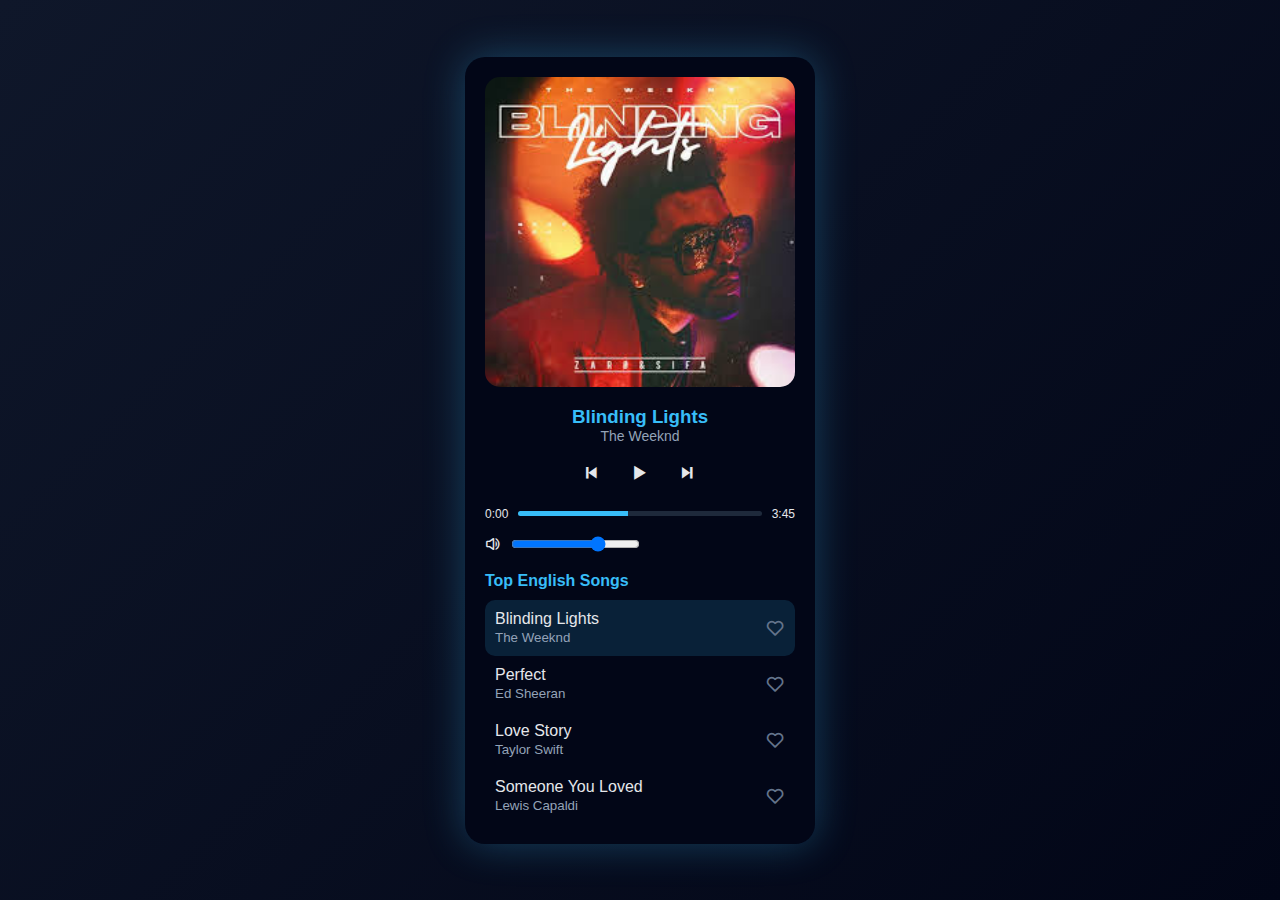
<file: index.html>
<!DOCTYPE html>
<html lang="en">
<head>
    <meta charset="UTF-8">
    <meta name="viewport" content="width=device-width, initial-scale=1.0">
    <title>Music Player UI</title>
    <link rel="stylesheet" href="style.css">
    <link href='https://unpkg.com/boxicons@2.1.4/css/boxicons.min.css' rel='stylesheet'>
</head>
<body>

<div class="music-player">


    <div class="cover">
        <img src="office.jpg" alt="Album Cover">
    </div>

    
    <div class="song-info">
        <h3 class="song-title">Blinding Lights</h3>
        <p class="artist-name">The Weeknd</p>
    </div>

    
    <div class="controls">
        <button><i class='bx bx-skip-previous'></i></button>
        <button class="play"><i class='bx bx-play'></i></button>
        <button><i class='bx bx-skip-next'></i></button>
    </div>

    <div class="progress-container">
        <span>0:00</span>
        <div class="progress-bar">
            <div class="progress"></div>
        </div>
        <span>3:45</span>
    </div>

    <div class="volume-container">
        <i class='bx bx-volume-full'></i>
        <input type="range" min="0" max="100" value="70">
    </div>

    <div class="playlist">
        <h4>Top English Songs</h4>

        <label class="song active">
            <input type="checkbox">
            <div class="song-details">
                <span>Blinding Lights</span>
                <small>The Weeknd</small>
            </div>
            <i class='bx bx-heart'></i>
        </label>

        <label class="song">
            <input type="checkbox">
            <div class="song-details">
                <span>Perfect</span>
                <small>Ed Sheeran</small>
            </div>
            <i class='bx bx-heart'></i>
        </label>

        <label class="song">
            <input type="checkbox">
            <div class="song-details">
                <span>Love Story</span>
                <small>Taylor Swift</small>
            </div>
            <i class='bx bx-heart'></i>
        </label>

        <label class="song">
            <input type="checkbox">
            <div class="song-details">
                <span>Someone You Loved</span>
                <small>Lewis Capaldi</small>
            </div>
            <i class='bx bx-heart'></i>
        </label>

    </div>

</div>

</body>
</html>
</file>
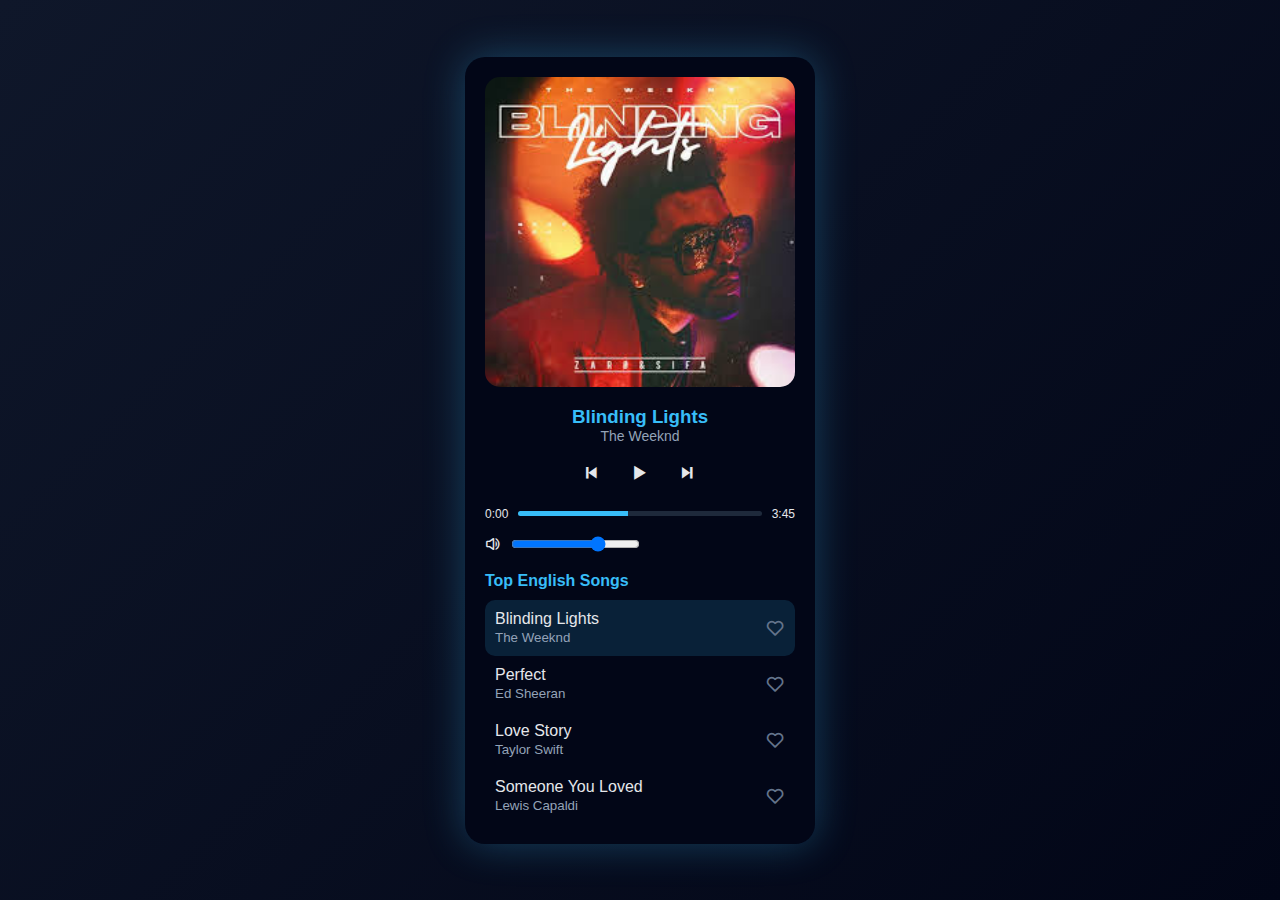
<file: player.html>
<!DOCTYPE html>
<html lang="en">
<head>
    <meta charset="UTF-8">
    <meta name="viewport" content="width=device-width, initial-scale=1.0">
    <title>Music Player UI</title>
    <link rel="stylesheet" href="player.css">
    <link href='https://unpkg.com/boxicons@2.1.4/css/boxicons.min.css' rel='stylesheet'>
</head>
<body>

<div class="music-player">


    <div class="cover">
        <img src="office.jpg" alt="Album Cover">
    </div>

    
    <div class="song-info">
        <h3 class="song-title">Blinding Lights</h3>
        <p class="artist-name">The Weeknd</p>
    </div>

    
    <div class="controls">
        <button><i class='bx bx-skip-previous'></i></button>
        <button class="play"><i class='bx bx-play'></i></button>
        <button><i class='bx bx-skip-next'></i></button>
    </div>

    <div class="progress-container">
        <span>0:00</span>
        <div class="progress-bar">
            <div class="progress"></div>
        </div>
        <span>3:45</span>
    </div>

    <div class="volume-container">
        <i class='bx bx-volume-full'></i>
        <input type="range" min="0" max="100" value="70">
    </div>

    <div class="playlist">
        <h4>Top English Songs</h4>

        <label class="song active">
            <input type="checkbox">
            <div class="song-details">
                <span>Blinding Lights</span>
                <small>The Weeknd</small>
            </div>
            <i class='bx bx-heart'></i>
        </label>

        <label class="song">
            <input type="checkbox">
            <div class="song-details">
                <span>Perfect</span>
                <small>Ed Sheeran</small>
            </div>
            <i class='bx bx-heart'></i>
        </label>

        <label class="song">
            <input type="checkbox">
            <div class="song-details">
                <span>Love Story</span>
                <small>Taylor Swift</small>
            </div>
            <i class='bx bx-heart'></i>
        </label>

        <label class="song">
            <input type="checkbox">
            <div class="song-details">
                <span>Someone You Loved</span>
                <small>Lewis Capaldi</small>
            </div>
            <i class='bx bx-heart'></i>
        </label>

    </div>

</div>

</body>
</html>
</file>
<file: style.css>
* {
    margin: 0;
    padding: 0;
    box-sizing: border-box;
    font-family: "Segoe UI", sans-serif;
}

body {
    min-height: 100vh;
    display: flex;
    justify-content: center;
    align-items: center;
    background: linear-gradient(135deg, #0f172a, #020617);
    color: #e5e7eb;
}


.music-player {
    width: 350px;
    background: #020617;
    border-radius: 20px;
    padding: 20px;
    box-shadow: 0 0 40px rgba(56,189,248,0.3);
}


.cover img {
    width: 100%;
    border-radius: 15px;
    margin-bottom: 15px;
}


.song-info {
    text-align: center;
    margin-bottom: 15px;
}

.song-title {
    color: #38bdf8;
}

.artist-name {
    font-size: 14px;
    color: #94a3b8;
}


.controls {
    display: flex;
    justify-content: center;
    gap: 20px;
    margin: 15px 0;
}

.controls button {
    background: none;
    border: none;
    font-size: 28px;
    color: #e5e7eb;
    cursor: pointer;
    transition: 0.3s;
}

.controls button:hover {
    color: #38bdf8;
    transform: scale(1.2);
}

.play {
    color: #38bdf8;
}


.progress-container {
    display: flex;
    align-items: center;
    gap: 10px;
    font-size: 12px;
}

.progress-bar {
    flex: 1;
    height: 5px;
    background: #1e293b;
    border-radius: 10px;
    overflow: hidden;
}

.progress {
    width: 45%;
    height: 100%;
    background: #38bdf8;
}


.volume-container {
    display: flex;
    align-items: center;
    gap: 10px;
    margin: 15px 0;
}


.playlist {
    margin-top: 20px;
}

.playlist h4 {
    margin-bottom: 10px;
    color: #38bdf8;
}

.song {
    display: flex;
    justify-content: space-between;
    align-items: center;
    padding: 10px;
    border-radius: 10px;
    cursor: pointer;
    transition: 0.3s;
}

.song:hover {
    background: #020617;
    box-shadow: 0 0 10px #38bdf8;
}

.song.active {
    background: rgba(56,189,248,0.15);
}

.song-details span {
    display: block;
}

.song-details small {
    color: #94a3b8;
}

.song input {
    display: none;
}

.song i {
    font-size: 20px;
    color: #64748b;
    transition: 0.3s;
}

.song input:checked + .song-details + i {
    color: #ef4444;
}
</file>
<file: player.css>
* {
    margin: 0;
    padding: 0;
    box-sizing: border-box;
    font-family: "Segoe UI", sans-serif;
}

body {
    min-height: 100vh;
    display: flex;
    justify-content: center;
    align-items: center;
    background: linear-gradient(135deg, #0f172a, #020617);
    color: #e5e7eb;
}


.music-player {
    width: 350px;
    background: #020617;
    border-radius: 20px;
    padding: 20px;
    box-shadow: 0 0 40px rgba(56,189,248,0.3);
}


.cover img {
    width: 100%;
    border-radius: 15px;
    margin-bottom: 15px;
}


.song-info {
    text-align: center;
    margin-bottom: 15px;
}

.song-title {
    color: #38bdf8;
}

.artist-name {
    font-size: 14px;
    color: #94a3b8;
}


.controls {
    display: flex;
    justify-content: center;
    gap: 20px;
    margin: 15px 0;
}

.controls button {
    background: none;
    border: none;
    font-size: 28px;
    color: #e5e7eb;
    cursor: pointer;
    transition: 0.3s;
}

.controls button:hover {
    color: #38bdf8;
    transform: scale(1.2);
}

.play {
    color: #38bdf8;
}


.progress-container {
    display: flex;
    align-items: center;
    gap: 10px;
    font-size: 12px;
}

.progress-bar {
    flex: 1;
    height: 5px;
    background: #1e293b;
    border-radius: 10px;
    overflow: hidden;
}

.progress {
    width: 45%;
    height: 100%;
    background: #38bdf8;
}


.volume-container {
    display: flex;
    align-items: center;
    gap: 10px;
    margin: 15px 0;
}


.playlist {
    margin-top: 20px;
}

.playlist h4 {
    margin-bottom: 10px;
    color: #38bdf8;
}

.song {
    display: flex;
    justify-content: space-between;
    align-items: center;
    padding: 10px;
    border-radius: 10px;
    cursor: pointer;
    transition: 0.3s;
}

.song:hover {
    background: #020617;
    box-shadow: 0 0 10px #38bdf8;
}

.song.active {
    background: rgba(56,189,248,0.15);
}

.song-details span {
    display: block;
}

.song-details small {
    color: #94a3b8;
}

.song input {
    display: none;
}

.song i {
    font-size: 20px;
    color: #64748b;
    transition: 0.3s;
}

.song input:checked + .song-details + i {
    color: #ef4444;
}
</file>
